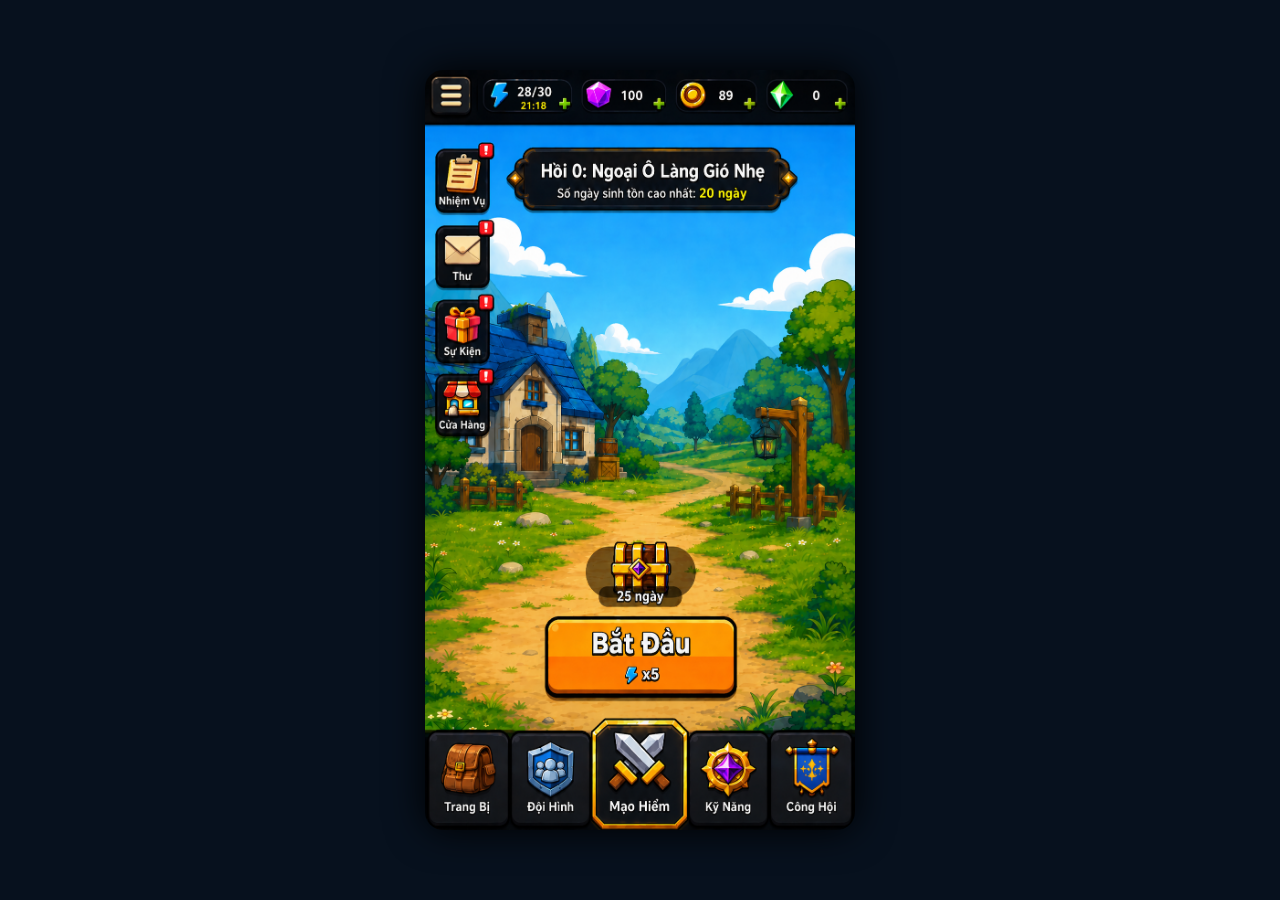
<file: index.html>
<!doctype html>
<html lang="vi">
<head>
  <meta charset="UTF-8">
  <meta name="viewport" content="width=device-width, initial-scale=1.0, maximum-scale=1.0">
  <title>Hero Vanguard - Sáu Hồi Phiêu Lưu</title>
  <link rel="stylesheet" href="style.css">
</head>
<body>
  <main class="game-shell" aria-label="Hero Vanguard">
    <section class="lobby screen-view" id="lobby" aria-label="Sảnh chính">
      <img class="lobby-art" id="lobbyImage" alt="">
      <div class="lobby-hotspots" id="lobbyHotspots"></div>

      <header class="lobby-topbar">
        <button class="lobby-menu" type="button" aria-label="Mở menu"><i></i><i></i><i></i></button>
        <div class="resource-chip energy"><b>ϟ</b><span><strong>28/30</strong><small>21:18</small></span><em>+</em></div>
        <div class="resource-chip crystal"><b>◆</b><strong>100</strong><em>+</em></div>
        <div class="resource-chip gold"><b>●</b><strong>89</strong><em>+</em></div>
        <div class="resource-chip gem"><b>♦</b><strong>0</strong><em>+</em></div>
      </header>

      <aside class="lobby-progress" id="lobbyProgress">
        <small>HÀNH TRÌNH HIỆN TẠI</small>
        <strong id="lobbyAct">Hồi 0</strong>
        <span id="lobbyStatus">Ngày 1 · LV.1 · HP 380/380</span>
      </aside>

      <section class="formation-editor" id="formationEditor" aria-label="Chỉnh sửa đội hình" hidden></section>

      <nav class="lobby-nav" aria-label="Điều hướng sảnh">
        <button type="button" data-route="inventory" aria-label="Trang Bị"><b>▣</b><span>Trang Bị</span></button>
        <button type="button" data-route="formation" aria-label="Đội Hình"><b>♟</b><span>Đội Hình</span></button>
        <button type="button" data-route="adventure" aria-label="Mạo Hiểm"><b>⚔</b><span>Mạo Hiểm</span></button>
        <button type="button" data-route="skills" aria-label="Kỹ Năng"><b>✦</b><span>Kỹ Năng</span></button>
        <button type="button" data-route="guild" aria-label="Công Hội"><b>⚑</b><span>Công Hội</span></button>
      </nav>

      <div class="lobby-toast" id="lobbyToast" role="status" aria-live="polite" hidden></div>
    </section>

    <section class="game screen-view" id="game" hidden>
      <button class="return-lobby" id="returnLobby" type="button" aria-label="Quay về sảnh">‹</button>
      <header class="top-hud">
        <div class="day-track">
          <span>Ngày</span><strong id="dayTop">1</strong>
          <div class="track-line"><i id="dayProgress"></i></div>
          <span class="boss-mark">◆</span>
        </div>
        <div class="act-title" id="actLabel">Hồi 0: Ngoại Ô Làng Gió Nhẹ</div>
      </header>

      <section class="battlefield" aria-label="Chiến trường">
        <div class="enemy-hud" id="enemyHud" hidden>
          <strong>Chuột đồng khổng lồ</strong>
          <div class="health-bar enemy-bar"><i id="enemyHpBar"></i></div>
          <span id="enemyHpText">520 / 520</span>
        </div>

        <div class="party" id="party">
          <div class="fighter tarot" data-member="tarot" data-name="Tarot" hidden>
            <span class="shadow"></span><img src="Assest/characters/Tarot/Tarot.png-transparent.png" alt="Tarot"><span class="effect slash-effect"></span>
          </div>
          <div class="fighter freeran" data-member="freeran" data-name="Frieran" hidden>
            <span class="shadow"></span><img src="Assest/characters/Freeran/freeran-transparent-fixed.png" alt="Frieran"><span class="effect magic-effect"></span>
          </div>
          <div class="fighter elaine" data-member="elaine" data-name="Elaine" hidden>
            <span class="shadow"></span><img src="Assest/characters/Elaine/Elaine-transparent-fixed.png" alt="Elaine"><span class="effect magic-effect"></span>
          </div>
          <div class="fighter mici" data-member="mici" data-name="Mici" data-fighter="mici">
            <span class="shadow"></span><img alt="Mici"><span class="effect slash-effect"></span>
          </div>
        </div>

        <div class="npc elder" id="elder">
          <span class="shadow"></span>
          <div class="elder-sprite">
            <i class="elder-hair"></i><i class="elder-face"></i><i class="elder-body"></i><i class="elder-staff"></i>
          </div>
          <strong>Trưởng làng</strong>
        </div>

        <div class="enemy" id="enemy" hidden>
          <span class="shadow"></span>
          <img id="enemyImage" alt="" hidden>
          <div class="enemy-placeholder" id="enemyPlaceholder" aria-label="Kẻ địch">
            <span class="ear left"></span><span class="ear right"></span>
            <span class="face"><i></i><i></i><b></b></span>
            <span class="body"></span><span class="tail"></span>
          </div>
        </div>

        <section class="dialogue-box" id="dialogueBox" hidden>
          <div class="dialogue-speaker" id="dialogueSpeaker">Trưởng làng</div>
          <p id="dialogueText"></p>
          <div class="dialogue-actions">
            <button class="dialogue-skip" id="dialogueSkip" type="button">Bỏ qua</button>
            <button id="dialogueNext" type="button">Tiếp theo</button>
          </div>
        </section>
      </section>

      <section class="level-up-box" id="levelUpBox" hidden>
        <strong class="level-up-title">Tăng Cấp Tổ Đội</strong>
        <p id="levelUpText">Bắt buộc chọn một trong ba nâng cấp.</p>
        <div class="upgrade-options" id="upgradeOptions"></div>
      </section>

      <section class="level-up-box revive-box" id="reviveBox" hidden>
        <strong class="level-up-title">Tổ Đội Đã Thất Bại</strong>
        <p>Chọn một đánh đổi để hồi sinh với 100% HP và tiếp tục trận đấu.</p>
        <div class="upgrade-options" id="reviveOptions"></div>
      </section>

      <section class="bottom-hud">
        <div class="skill-energy-panel" id="skillEnergyPanel" hidden></div>

        <div class="stats-panel">
          <div class="stat exp-stat"><span class="exp-icon">EXP</span><span class="level-copy"><strong id="partyLevel">LV.1</strong><small id="partyExp">0 / 80</small></span></div>
          <div class="stat hp-stat"><span class="stat-icon">♥</span><span><small>HP</small><strong id="partyHpText">380 / 380</strong></span></div>
          <div class="stat"><span class="stat-icon sword">◆</span><span><small>Công</small><strong id="attackText">107</strong></span></div>
          <div class="stat"><span class="stat-icon shield">◆</span><span><small>Thủ</small><strong id="defenseText">25</strong></span></div>
        </div>

        <div class="buff-panel">
          <span class="buff-icon">◆</span>
          <span class="quest-copy"><small id="questTitle">Nguồn Lương Thực Bị Cắt Đứt</small><strong id="objectiveText">Nhận nhiệm vụ cứu đoàn lương</strong></span>
          <span class="buff-spark">✦</span>
        </div>

        <div class="combat-card">
          <span class="day-tag">Ngày <b id="dayText">1</b></span>
          <p id="combatLog" aria-live="polite">Mici bắt đầu hành trình tại làng Breeze.</p>
        </div>

        <button class="next-day" id="nextDayButton" type="button"><span>Ngày Tiếp Theo</span></button>
      </section>
    </section>
  </main>
  <script src="game.js"></script>
</body>
</html>
</file>
<file: style.css>
:root {
  --screen-w: 430px;
  --screen-h: 760px;
  --ink: #08111c;
  --panel: rgba(13, 18, 25, 0.96);
  --ui-panel: #0a1522;
  --ui-panel-2: #111f2d;
  --ui-edge: #02070d;
  --ui-line: #526777;
  --ui-gold: #ffc43d;
  --ui-gold-dark: #9b5b08;
  --ui-blue: #36c4f2;
  --cream: #fff0c8;
  --green-1: #8cf137;
  --green-2: #35b815;
  --blue: #1889ec;
  --fighter-height: clamp(118px, 18vh, 142px);
}

* {
  box-sizing: border-box;
}

html,
body {
  width: 100%;
  min-height: 100%;
  margin: 0;
}

body {
  display: grid;
  place-items: center;
  min-height: 100vh;
  overflow: hidden;
  color: white;
  background: #07111e;
  font-family: "Arial Rounded MT Bold", "Trebuchet MS", Arial, sans-serif;
}

button {
  font: inherit;
}

.game-shell {
  position: relative;
  width: min(100vw, var(--screen-w));
  height: min(100vh, var(--screen-h));
  min-height: 600px;
  overflow: hidden;
  background: #06101b;
  box-shadow: 0 0 38px #000;
}

.screen-view {
  position: absolute;
  inset: 0;
  width: 100%;
  height: 100%;
  transition: opacity 0.24s ease, transform 0.24s ease;
}

.screen-view[hidden] {
  display: none;
}

.screen-view.is-leaving {
  opacity: 0;
  transform: scale(0.985);
}

.screen-view.is-entering {
  animation: screen-enter 0.28s ease both;
}

.lobby {
  z-index: 100;
  overflow: hidden;
  isolation: isolate;
  background: #112a42;
}

.lobby-art {
  display: block;
  width: 100%;
  height: 100%;
  object-fit: cover;
  user-select: none;
  -webkit-user-drag: none;
  transition: opacity 0.18s ease, transform 0.18s ease;
}

.lobby::before,
.lobby::after {
  content: "";
  position: absolute;
  z-index: 2;
  right: 0;
  left: 0;
  pointer-events: none;
}

.lobby::before {
  top: 0;
  height: 82px;
  border-bottom: 3px solid var(--ui-edge);
  background: linear-gradient(180deg, #101b28, #050b12);
  box-shadow: 0 5px 15px rgba(0, 0, 0, 0.42);
}

.lobby::after {
  bottom: 0;
  height: 98px;
  border-top: 3px solid var(--ui-edge);
  background: linear-gradient(180deg, #111d2a, #05090f);
  box-shadow: 0 -6px 18px rgba(0, 0, 0, 0.46);
}

.lobby-art.is-changing {
  opacity: 0.25;
  transform: scale(1.012);
}

.lobby-hotspots,
.lobby-nav {
  position: absolute;
  z-index: 3;
  inset: 0;
  pointer-events: none;
}

.lobby-topbar {
  position: absolute;
  z-index: 5;
  top: 0;
  right: 0;
  left: 0;
  display: grid;
  grid-template-columns: 48px 1.18fr 1fr 0.9fr 0.78fr;
  gap: 5px;
  height: 82px;
  align-items: center;
  padding: 12px 8px 10px;
}

.lobby-menu,
.resource-chip {
  height: 45px;
  border: 2px solid var(--ui-edge);
  border-radius: 11px;
  background: linear-gradient(180deg, var(--ui-panel-2), var(--ui-panel));
  box-shadow: inset 0 0 0 1px #364a5d, 0 3px 0 rgba(0, 0, 0, 0.55);
}

.lobby-menu {
  display: grid;
  place-content: center;
  gap: 4px;
  padding: 0;
}

.lobby-menu i {
  display: block;
  width: 22px;
  height: 4px;
  border-radius: 4px;
  background: #ffd17a;
  box-shadow: 0 1px #6d420b;
}

.resource-chip {
  display: flex;
  min-width: 0;
  align-items: center;
  justify-content: center;
  gap: 5px;
  padding: 4px 5px;
  color: white;
  text-shadow: 0 2px #000;
}

.resource-chip b {
  color: var(--ui-blue);
  font-size: 23px;
  line-height: 1;
}

.resource-chip.crystal b { color: #df35ff; }
.resource-chip.gold b { color: #ffad15; }
.resource-chip.gem b { color: #37ef72; }

.resource-chip span {
  display: grid;
  line-height: 1.05;
}

.resource-chip strong {
  font-size: 12px;
  white-space: nowrap;
}

.resource-chip small {
  color: #c7ff42;
  font-size: 8px;
}

.resource-chip em {
  color: #a8e917;
  font-size: 20px;
  font-style: normal;
  font-weight: 900;
}

.lobby-hotspot,
.lobby-nav button {
  position: absolute;
  cursor: pointer;
  border: 0;
  color: transparent;
  background: transparent;
  pointer-events: auto;
  -webkit-tap-highlight-color: transparent;
}

.lobby-hotspot:focus-visible,
.lobby-nav button:focus-visible {
  outline: 3px solid #ffe67b;
  outline-offset: -3px;
  border-radius: 12px;
  background: rgba(255, 230, 123, 0.12);
}

.lobby-nav button {
  z-index: 5;
  top: auto;
  bottom: 0;
  display: flex;
  height: 98px;
  flex-direction: column;
  align-items: center;
  justify-content: center;
  gap: 6px;
  width: 20%;
  border-right: 2px solid #02060b;
  border-radius: 0;
  color: #eef7ff;
  background: linear-gradient(180deg, #182635, #080e16);
  text-shadow: 0 2px #000;
  box-shadow: inset 0 1px #405264;
  transition: background 0.16s ease, transform 0.16s ease, color 0.16s ease;
}

.lobby-nav button b {
  display: grid;
  width: 44px;
  height: 44px;
  place-items: center;
  border: 2px solid #02060b;
  border-radius: 12px;
  color: #69ccff;
  background: linear-gradient(#2f4a63, #152333);
  box-shadow: inset 0 0 0 2px #60788d;
  font-size: 25px;
  line-height: 1;
}

.lobby-nav button span {
  font-size: 11px;
  font-weight: 800;
  white-space: nowrap;
}

.lobby-nav button[aria-current="page"] {
  color: #fff4c8;
  background: linear-gradient(180deg, #26384b, #0c1420);
  box-shadow: inset 0 3px var(--ui-gold), inset 0 0 0 2px #805212;
}

.lobby-nav button[aria-current="page"] b {
  border-color: #6a3d05;
  color: #fff2a5;
  background: linear-gradient(#7b4c13, #33210c);
  box-shadow: inset 0 0 0 2px var(--ui-gold);
  transform: translateY(-3px);
}

.lobby-nav button:active {
  transform: translateY(2px);
}

.lobby-nav button:nth-child(1) { left: 0; }
.lobby-nav button:nth-child(2) { left: 20%; }
.lobby-nav button:nth-child(3) { left: 40%; }
.lobby-nav button:nth-child(4) { left: 60%; }
.lobby-nav button:nth-child(5) { left: 80%; }

.lobby-progress {
  position: absolute;
  z-index: 4;
  top: 10.5%;
  left: 50%;
  width: 67%;
  min-height: 70px;
  padding: 11px 16px 9px;
  border: 3px solid var(--ui-edge);
  border-radius: 16px;
  color: #fff7db;
  background: linear-gradient(180deg, #172737, #09131e);
  text-align: center;
  text-shadow: 0 2px 2px #000;
  box-shadow: inset 0 0 0 2px var(--ui-gold-dark), 0 5px 15px rgba(0, 0, 0, 0.45);
  transform: translateX(-50%);
  pointer-events: none;
}

.lobby-progress::before,
.lobby-progress::after {
  content: "◆";
  position: absolute;
  top: 50%;
  color: var(--ui-gold);
  font-size: 16px;
  transform: translateY(-50%);
  text-shadow: 0 0 5px #ff8a00;
}

.lobby-progress::before { left: -10px; }
.lobby-progress::after { right: -10px; }

.lobby-progress small,
.lobby-progress strong,
.lobby-progress span {
  display: block;
}

.lobby-progress small {
  color: #ffd76c;
  font-size: 8px;
  letter-spacing: 1px;
}

.lobby-progress strong {
  margin: 3px 0;
  font-size: 16px;
}

.lobby-progress span {
  font-size: 11px;
}

.lobby[data-route="chapters"] .lobby-progress {
  top: 9.5%;
  width: 66%;
  min-height: 58px;
  padding: 8px 12px;
}

.lobby[data-route="chapters"] .lobby-progress small {
  display: none;
}

.lobby[data-route="chapters"] .lobby-progress strong {
  font-size: 12px;
}

.lobby[data-route="chapters"] .lobby-progress span {
  font-size: 9px;
}

.lobby-toast {
  position: absolute;
  z-index: 8;
  right: 8%;
  bottom: 15%;
  left: 8%;
  padding: 11px 15px;
  border: 2px solid #ffcf62;
  border-radius: 14px;
  color: #fff8df;
  background: rgba(9, 20, 34, 0.94);
  text-align: center;
  font-size: 13px;
  font-weight: 800;
  text-shadow: 0 1px #000;
  box-shadow: 0 5px 18px rgba(0, 0, 0, 0.38);
  animation: toast-in 0.2s ease both;
}

/*
 * PNG UI mode: the supplied artwork is the only visual layer.
 * Interactive controls remain as transparent hit areas.
 */
.lobby.use-ui-image::before,
.lobby.use-ui-image::after {
  display: none;
}

.lobby.use-ui-image .lobby-topbar {
  display: none;
}

.lobby.use-ui-image .lobby-progress {
  display: none;
  background: transparent;
  border: 0;
  box-shadow: none;
}

.lobby.use-ui-image .lobby-nav {
  z-index: 4;
}

.lobby.use-ui-image .lobby-nav button {
  top: 87.5%;
  bottom: 0;
  display: block;
  height: auto;
  padding: 0;
  border: 0;
  border-radius: 0;
  color: transparent;
  background: transparent;
  box-shadow: none;
  text-shadow: none;
  transform: none;
}

.lobby.use-ui-image .lobby-nav button b,
.lobby.use-ui-image .lobby-nav button span {
  display: none;
}

.lobby.use-ui-image .lobby-nav button[aria-current="page"],
.lobby.use-ui-image .lobby-nav button[aria-current="page"]:active,
.lobby.use-ui-image .lobby-nav button:active {
  border: 0;
  color: transparent;
  background: transparent;
  box-shadow: none;
  transform: none;
}

.lobby.use-ui-image .lobby-hotspot,
.lobby.use-ui-image .lobby-hotspot:active {
  border: 0;
  border-radius: 0;
  color: transparent;
  background: transparent;
  box-shadow: none;
}

.lobby.use-ui-image .lobby-toast {
  border: 0;
  color: white;
  background: transparent;
  box-shadow: none;
  text-shadow: 0 2px 3px #000, 0 0 6px #000;
}

.lobby.use-ui-image .lobby-hotspot:focus-visible,
.lobby.use-ui-image .lobby-nav button:focus-visible {
  outline: 2px solid rgba(255, 230, 123, 0.9);
  outline-offset: -3px;
  background: transparent;
}

.formation-editor {
  position: absolute;
  z-index: 7;
  inset: 0;
  pointer-events: none;
}

.formation-editor[hidden] {
  display: none;
}


.formation-edit-button {
  position: absolute;
  z-index: 2;
  top: 77%;
  left: 61%;
  width: 34%;
  height: 6.5%;
  cursor: pointer;
  border: 3px solid #050b12;
  border-radius: 9px;
  color: white;
  background: linear-gradient(#27a8ff, #0871ca);
  box-shadow: inset 0 0 0 2px #71d0ff, 0 3px 0 #031322;
  font-size: 12px;
  font-weight: 900;
  text-shadow: 0 2px #000;
  pointer-events: auto;
}

.formation-modal {
  position: absolute;
  z-index: 10;
  top: 13%;
  right: 2.5%;
  bottom: 12.5%;
  left: 2.5%;
  padding: 44px 12px 12px;
  border: 4px solid #070913;
  border-radius: 16px;
  color: white;
  background: #151124;
  box-shadow: inset 0 0 0 2px #594574, 0 10px 28px rgba(0, 0, 0, 0.75);
  pointer-events: auto;
}

.formation-modal h2 {
  position: absolute;
  top: 12px;
  left: 15px;
  margin: 0;
  color: #fff1bc;
  font-size: 17px;
  text-shadow: 0 2px #000;
}

.formation-close {
  position: absolute;
  top: 8px;
  right: 10px;
  padding: 7px 11px;
  border: 2px solid #071018;
  border-radius: 9px;
  color: white;
  background: #168fdf;
  font-size: 11px;
  font-weight: 900;
}

.formation-position-grid {
  display: grid;
  grid-template-columns: repeat(2, minmax(0, 1fr));
  gap: 9px;
  height: 58%;
}

.formation-position {
  position: relative;
  min-width: 0;
  overflow: hidden;
  border: 2px solid #6a587d;
  border-radius: 12px;
  background: #0b0a13;
  box-shadow: inset 0 0 12px rgba(118, 84, 145, 0.25);
  transition: border-color 0.15s ease, background 0.15s ease;
}

.formation-position > span {
  position: absolute;
  z-index: 2;
  top: 6px;
  right: 6px;
  left: 6px;
  color: #d7c9e4;
  font-size: 10px;
  font-weight: 900;
  text-align: center;
}

.formation-position.drag-over {
  border-color: #ffd85b;
  background: #272038;
}

.formation-member {
  position: relative;
  min-width: 0;
  height: 100%;
  cursor: grab;
  user-select: none;
}

.formation-member img {
  position: absolute;
  bottom: 15%;
  left: 50%;
  width: auto;
  height: 68%;
  max-width: none;
  transform: translateX(-50%);
  filter: drop-shadow(0 7px 5px rgba(0, 0, 0, 0.75));
}

.formation-member strong {
  position: absolute;
  right: 3px;
  bottom: 4px;
  left: 3px;
  font-size: 10px;
  text-align: center;
  text-shadow: 0 2px 3px #000;
}

.formation-roster {
  display: grid;
  grid-template-columns: repeat(4, 1fr);
  gap: 7px;
  height: 27%;
  margin-top: 10px;
  padding: 5px;
  border: 2px solid #443454;
  border-radius: 12px;
  background: #08070d;
}

.formation-roster .formation-member {
  border: 1px solid #4e405c;
  border-radius: 8px;
  background: #12101a;
}

.formation-roster .formation-member.is-assigned {
  opacity: 0.48;
}

.formation-modal > p {
  margin: 7px 2px 0;
  color: #cabed3;
  font-size: 9px;
  text-align: center;
}

.game {
  z-index: 1;
  overflow: hidden;
  isolation: isolate;
  background-color: #65c9f3;
  background-position: center top;
  background-repeat: no-repeat;
  background-size: cover;
}


.return-lobby {
  position: absolute;
  z-index: 80;
  top: 8px;
  left: 6px;
  display: grid;
  width: 45px;
  height: 45px;
  place-items: center;
  cursor: pointer;
  border: 3px solid var(--ui-edge);
  border-radius: 14px;
  color: #fff6d7;
  background: linear-gradient(180deg, #263b4e, #0b1723);
  box-shadow: inset 0 0 0 2px #5d7487, 0 4px 0 rgba(0, 0, 0, 0.5);
  font-size: 34px;
  font-weight: 900;
  line-height: 1;
  text-shadow: 0 2px #061322;
  transition: transform 0.12s ease, filter 0.12s ease;
}

.return-lobby:active {
  transform: translateY(2px);
}

.return-lobby:disabled {
  cursor: wait;
  opacity: 1;
  filter: grayscale(0.28);
}

.game::after {
  content: "";
  position: absolute;
  inset: 0;
  z-index: -1;
  pointer-events: none;
  background: linear-gradient(180deg, transparent 0 58%, rgba(5, 12, 23, 0.92) 74%);
}

.top-hud {
  position: absolute;
  z-index: 20;
  top: 16px;
  right: 22px;
  left: 70px;
  width: auto;
  text-align: center;
  text-shadow: 0 2px 0 #000;
}

.top-hud::before {
  display: none;
}

.day-track,
.act-title,
.stats-panel {
  border: 3px solid var(--ui-edge);
  box-shadow: inset 0 0 0 2px var(--ui-line), 0 4px 0 rgba(0, 0, 0, 0.38);
}

.day-track {
  display: flex;
  align-items: center;
  gap: 9px;
  height: 48px;
  padding: 0 13px;
  border-radius: 15px;
  background: linear-gradient(180deg, #162a3a, #091722);
  font-size: 18px;
}

.day-track strong {
  display: grid;
  width: 30px;
  height: 30px;
  place-items: center;
  border: 2px solid white;
  border-radius: 50%;
  background: #df6725;
}

.track-line {
  flex: 1;
  height: 9px;
  overflow: hidden;
  border: 2px solid #111;
  border-radius: 9px;
  background: #23313c;
}

.track-line i {
  display: block;
  width: 12%;
  height: 100%;
  background: linear-gradient(90deg, #ffd78f, #ff9844);
  transition: width 0.3s ease;
}

.boss-mark {
  color: #e778ff;
  font-size: 22px;
}

.act-title {
  margin-top: 6px;
  min-height: 43px;
  padding: 8px 10px;
  border-radius: 13px;
  background: linear-gradient(180deg, #162a3a, #091722);
  font-size: clamp(15px, 4.2vw, 20px);
}

.battlefield {
  position: absolute;
  z-index: 3;
  inset: 105px 0 284px;
}

.game.story-event .battlefield {
  z-index: 40;
}

.enemy-hud {
  position: absolute;
  z-index: 8;
  top: 42px;
  right: 17px;
  width: 142px;
  padding: 7px 10px 6px;
  border: 2px solid #04070b;
  border-radius: 11px;
  color: #fff3d6;
  background: rgba(15, 19, 25, 0.88);
  text-align: center;
  text-shadow: 0 2px #000;
  box-shadow: inset 0 0 0 1px #6c5a45;
}

.enemy-hud strong,
.enemy-hud span {
  display: block;
  font-size: 12px;
}

.health-bar {
  height: 10px;
  margin: 4px 0 2px;
  overflow: hidden;
  border: 2px solid #090909;
  border-radius: 8px;
  background: #310e16;
}

.health-bar i {
  display: block;
  width: 100%;
  height: 100%;
  background: linear-gradient(#ff6178, #e41642);
  transition: width 0.28s ease;
}

.fighter,
.enemy {
  position: absolute;
  width: calc(var(--fighter-height) * 0.82);
  height: var(--fighter-height);
  transform-origin: 50% 100%;
}

.game.story-event .enemy,
.game.story-event .enemy-hud {
  opacity: 0;
  pointer-events: none;
}

.game.companion-meeting .fighter.mici {
  left: 8%;
  bottom: 24%;
  transform: scale(0.82);
}

.game.companion-meeting .fighter.meeting-character {
  right: 8%;
  bottom: 24%;
  left: auto;
  z-index: 7;
  transform: scale(0.82);
  animation: npc-arrive 0.65s ease-out both, idle-bob 2.6s 0.65s ease-in-out infinite;
}

.game.companion-meeting .fighter.meeting-character.freeran {
  bottom: 24%;
}

.npc {
  position: absolute;
  z-index: 5;
  right: 13%;
  bottom: 24%;
  width: 92px;
  height: 132px;
  text-align: center;
  animation: enemy-idle 2.6s ease-in-out infinite;
}

.npc.npc-reveal {
  animation: npc-arrive 0.65s ease-out both, enemy-idle 2.6s 0.65s ease-in-out infinite;
}

.npc > strong {
  position: absolute;
  top: -13px;
  left: 50%;
  width: max-content;
  padding: 3px 8px;
  border: 2px solid #12100c;
  border-radius: 9px;
  color: #fff3c4;
  background: rgba(44, 30, 20, 0.9);
  font-size: 11px;
  text-shadow: 0 1px #000;
  transform: translateX(-50%);
}

.elder-sprite {
  position: absolute;
  z-index: 2;
  right: 7px;
  bottom: 5px;
  width: 78px;
  height: 112px;
  filter: hue-rotate(var(--npc-hue, 0deg)) drop-shadow(0 2px 1px rgba(0,0,0,.45));
  transition: filter 0.25s ease;
}

.elder-sprite i {
  position: absolute;
  display: block;
}

.elder-body {
  left: 17px;
  bottom: 0;
  width: 50px;
  height: 66px;
  border: 4px solid #432e22;
  border-radius: 42% 42% 15% 15%;
  background: #73513b;
}

.elder-face {
  z-index: 2;
  top: 22px;
  left: 20px;
  width: 45px;
  height: 39px;
  border: 4px solid #432e22;
  border-radius: 48%;
  background: #e7b986;
}

.elder-face::before,
.elder-face::after {
  content: "";
  position: absolute;
  top: 17px;
  width: 5px;
  height: 4px;
  border-radius: 50%;
  background: #30231c;
}

.elder-face::before { left: 10px; }
.elder-face::after { right: 10px; }

.elder-hair {
  z-index: 3;
  top: 6px;
  left: 13px;
  width: 58px;
  height: 43px;
  border: 4px solid #4b443d;
  border-radius: 54% 54% 40% 40%;
  background: #d8d2c4;
}

.elder-staff {
  z-index: 4;
  right: 3px;
  bottom: 0;
  width: 6px;
  height: 83px;
  border-radius: 5px;
  background: #704323;
  rotate: 7deg;
}

.elder-staff::before {
  content: "";
  position: absolute;
  top: -8px;
  left: -5px;
  width: 13px;
  height: 15px;
  border: 5px solid #704323;
  border-bottom: 0;
  border-radius: 50% 50% 0 0;
}

.dialogue-box {
  position: absolute;
  z-index: 50;
  right: 12px;
  bottom: 24px;
  left: 12px;
  min-height: 128px;
  padding: 31px 18px 42px;
  border: 4px solid #080b0e;
  border-radius: 15px;
  color: #17110b;
  background: linear-gradient(135deg, #fff8df, #ffe8b4);
  box-shadow: inset 0 0 0 2px #d89d52, 0 7px 18px rgba(0,0,0,.42);
}

.dialogue-box[hidden] {
  display: none;
}

.dialogue-speaker {
  position: absolute;
  top: -10px;
  left: 13px;
  padding: 6px 16px;
  border: 3px solid #15100d;
  border-radius: 9px;
  color: white;
  background: #6e472f;
  font-weight: 900;
  text-shadow: 0 2px #000;
}

.dialogue-box p {
  margin: 0;
  font-size: 16px;
  font-weight: 800;
  line-height: 1.35;
}

.dialogue-actions {
  position: absolute;
  right: 13px;
  bottom: 9px;
  display: flex;
  gap: 8px;
}

.dialogue-box button {
  padding: 6px 13px;
  border: 2px solid #173a10;
  border-radius: 16px;
  color: white;
  background: #45ba24;
  font-weight: 900;
  cursor: pointer;
}

.dialogue-box .dialogue-skip {
  border-color: #5d3b25;
  background: #8a6345;
}

.level-up-box {
  position: absolute;
  z-index: 80;
  top: auto;
  right: 12px;
  bottom: 118px;
  left: 12px;
  padding: 16px 14px 14px;
  border: 4px solid #080b0e;
  border-radius: 18px;
  color: #fff4d1;
  background:
    linear-gradient(120deg, rgba(36, 91, 131, 0.28), transparent 42%),
    linear-gradient(180deg, #15354d, #071421);
  box-shadow:
    inset 0 0 0 2px #72bee8,
    inset 0 -10px 18px rgba(0, 0, 0, 0.28),
    0 8px 22px rgba(0, 0, 0, 0.62);
  text-align: center;
}

.level-up-box::before {
  content: "";
  position: absolute;
  z-index: -1;
  inset: -100vh -20px;
  background: rgba(2, 9, 16, 0.34);
  pointer-events: none;
}

.level-up-box[hidden] {
  display: none;
}

.revive-box {
  border-color: #21090d;
  background: linear-gradient(180deg, #5d1722, #21080d);
  box-shadow: inset 0 0 0 2px #e86472, 0 8px 22px rgba(0, 0, 0, 0.72);
}

.revive-box .upgrade-option {
  background: linear-gradient(#d54a58, #8c1525);
  box-shadow: inset 0 0 0 2px #ff8a94, 0 3px 0 #31050b;
}

.revive-box .upgrade-options {
  grid-template-columns: repeat(2, 1fr);
}

.level-up-title {
  color: #fff29b;
  font-size: 20px;
  text-shadow: 0 2px #000;
}

.level-up-box p {
  margin: 5px 0 10px;
  font-size: 13px;
}

.upgrade-options {
  display: grid;
  grid-template-columns: repeat(3, 1fr);
  gap: 8px;
}

.upgrade-option {
  min-width: 0;
  min-height: 70px;
  padding: 8px 4px 7px;
  border: 3px solid #071018;
  border-radius: 12px;
  color: white;
  background: linear-gradient(#269cff, #086dcc);
  box-shadow: inset 0 0 0 2px #70c1ff, 0 3px 0 #03101c;
  font-weight: 900;
  font-size: clamp(13px, 3.5vw, 16px);
  text-shadow: 0 2px #000;
  cursor: pointer;
}

.upgrade-option small {
  display: block;
  margin-top: 5px;
  color: #dff3ff;
  font-size: 9px;
  line-height: 1.15;
}

.party.approaching .mici {
  animation: approach-elder 1.25s cubic-bezier(.22,.72,.25,1) both;
}

.fighter {
  z-index: var(--z, 4);
  left: 12%;
  bottom: 24%;
  transform: scale(var(--party-scale, 0.94));
  animation: idle-bob 2.6s cubic-bezier(.45, 0, .55, 1) infinite;
  animation-delay: var(--delay, 0s);
  transition: left 0.25s ease, bottom 0.25s ease, transform 0.25s ease;
}

.fighter img {
  position: absolute;
  z-index: 2;
  left: 50%;
  bottom: 6px;
  display: block;
  width: auto;
  height: 100%;
  max-width: none;
  transform: translateX(-50%);
  filter: drop-shadow(0 2px 1px rgba(0, 0, 0, 0.55));
}

.shadow {
  position: absolute;
  z-index: 1;
  bottom: 1px;
  left: 50%;
  width: 62%;
  height: 10%;
  transform: translateX(-50%);
  border-radius: 50%;
  background: radial-gradient(ellipse, rgba(17, 20, 18, 0.48) 0 38%, rgba(17, 20, 18, 0.24) 62%, transparent 76%);
  filter: blur(1.5px);
}

.tarot {
  --delay: -0.5s;
  --z: 2;
}

.freeran {
  --delay: -1.1s;
  --z: 3;
}

.elaine {
  --delay: -1.6s;
  --z: 4;
}

.mici {
  --z: 6;
}

.game[data-party-size="1"] .fighter {
  --party-scale: 0.94;
  left: 12%;
  bottom: 24%;
}

.game[data-party-size="2"] .fighter { --party-scale: 0.82; }
.game[data-party-size="3"] .fighter { --party-scale: 0.73; }
.game[data-party-size="4"] .fighter { --party-scale: 0.66; }

.fighter.party-position-left {
  left: 3%;
  bottom: 27%;
}

.fighter.party-position-right {
  left: 25%;
  bottom: 27%;
}

.fighter.party-position-top {
  left: 14%;
  bottom: 36%;
}

.fighter.party-position-bottom {
  left: 14%;
  bottom: 17%;
}

.game[data-party-size="2"] .enemy { transform: scale(0.88); }
.game[data-party-size="3"] .enemy { transform: scale(0.84); }
.game[data-party-size="4"] .enemy { transform: scale(0.8); }

.enemy {
  z-index: 5;
  right: 8%;
  bottom: 24%;
  transform: scale(0.92);
  animation: enemy-idle 2.45s cubic-bezier(.45, 0, .55, 1) infinite;
}

.enemy img {
  position: absolute;
  z-index: 2;
  bottom: 3px;
  width: 100%;
  height: 100%;
  object-fit: contain;
  object-position: center bottom;
  filter: drop-shadow(0 3px 2px rgba(12, 16, 18, 0.48));
}

.enemy > .shadow {
  bottom: 0;
  width: 66%;
  height: 9%;
  background: radial-gradient(ellipse, rgba(12, 16, 18, 0.5) 0 36%, rgba(12, 16, 18, 0.24) 62%, transparent 78%);
}

.enemy-placeholder {
  position: absolute;
  z-index: 2;
  right: 1px;
  bottom: 4px;
  width: 100px;
  height: 96px;
  filter: drop-shadow(0 2px 1px #152019);
}

.enemy-placeholder .body,
.enemy-placeholder .face {
  position: absolute;
  border: 4px solid #273527;
  background: #718569;
}

.enemy-placeholder .body {
  right: 6px;
  bottom: 2px;
  width: 72px;
  height: 52px;
  border-radius: 54% 47% 42% 45%;
}

.enemy-placeholder .face {
  left: 0;
  bottom: 22px;
  width: 56px;
  height: 51px;
  border-radius: 44% 48% 48% 42%;
}

.enemy-placeholder .ear {
  position: absolute;
  z-index: -1;
  top: 8px;
  width: 28px;
  height: 34px;
  border: 4px solid #273527;
  background: #718569;
  transform: rotate(20deg);
}

.enemy-placeholder .ear.left {
  left: 1px;
}

.enemy-placeholder .ear.right {
  left: 28px;
  transform: rotate(52deg);
}

.enemy-placeholder .face i {
  position: absolute;
  top: 19px;
  width: 7px;
  height: 8px;
  border-radius: 50%;
  background: #ffdc57;
}

.enemy-placeholder .face i:first-child {
  left: 12px;
}

.enemy-placeholder .face i:nth-child(2) {
  left: 34px;
}

.enemy-placeholder .face b {
  position: absolute;
  left: 22px;
  bottom: 7px;
  width: 11px;
  height: 8px;
  border-radius: 50%;
  background: #263226;
}

.enemy-placeholder .tail {
  position: absolute;
  z-index: -1;
  right: -7px;
  bottom: 33px;
  width: 35px;
  height: 18px;
  border: 4px solid #273527;
  border-left: 0;
  border-radius: 0 100% 0 0;
  background: #718569;
  transform: rotate(-28deg);
}

.effect {
  position: absolute;
  z-index: 12;
  pointer-events: none;
  opacity: 0;
}

.slash-effect {
  top: 34%;
  right: -32%;
  width: 60px;
  height: 50px;
  border-top: 7px solid #fff8b0;
  border-right: 4px solid #ffcf36;
  border-radius: 50%;
  transform: rotate(-28deg);
  filter: drop-shadow(0 0 6px #ff8a24);
}

.magic-effect {
  top: 40%;
  right: -10px;
  width: 22px;
  height: 22px;
  border-radius: 50%;
  background: #7ee8ff;
  box-shadow: 0 0 4px white, 0 0 16px #47aaff;
}

.card-effect {
  top: 28%;
  right: 0;
  display: grid;
  width: 25px;
  height: 34px;
  place-items: center;
  border: 2px solid #fff;
  border-radius: 4px;
  color: white;
  background: #4868c9;
  box-shadow: 0 0 13px #b7d7ff;
}

.heal-effect {
  top: 25%;
  right: 0;
  color: #caff7b;
  font-size: 31px;
  text-shadow: 0 0 8px #4dff58;
}

/* =========================
   BOTTOM HUD - COMPACT DEMO LAYOUT
   ========================= */

.bottom-hud {
  position: absolute;
  z-index: 30;
  right: 8px;
  bottom: 8px;
  left: 8px;
}

.bottom-hud::before {
  content: "";
  position: absolute;
  z-index: -1;
  inset: -9px -8px -60px;
  border-top: 3px solid var(--ui-edge);
  background:
    radial-gradient(circle at 18% 30%, rgba(36, 56, 78, 0.2), transparent 26%),
    linear-gradient(180deg, #152331 0%, #07101a 100%);
  box-shadow: inset 0 2px #46596b, 0 -14px 25px rgba(7, 16, 29, 0.75);
}

.skill-energy-panel {
  display: grid;
  grid-template-columns: repeat(var(--energy-count, 3), minmax(0, 1fr));
  gap: 7px;
  margin: 0 2px 6px;
}

.skill-energy-panel[hidden] {
  display: none;
}

.skill-energy-panel[data-count="1"] { --energy-count: 1; }
.skill-energy-panel[data-count="2"] { --energy-count: 2; }
.skill-energy-panel[data-count="3"] { --energy-count: 3; }

.skill-energy-card {
  display: grid;
  grid-template-columns: 34px minmax(0, 1fr);
  align-items: center;
  gap: 6px;
  min-width: 0;
  min-height: 43px;
  padding: 4px 7px;
  border: 3px solid var(--ui-edge);
  border-radius: 10px;
  color: #fff4d1;
  background: linear-gradient(180deg, #172738, #09141f);
  box-shadow: inset 0 0 0 1px #516b7e, 0 3px 0 rgba(0, 0, 0, 0.45);
  text-align: left;
  text-shadow: 0 2px #000;
}

.skill-energy-card:disabled {
  opacity: 1;
}

.skill-energy-card img {
  width: 30px;
  height: 30px;
  object-fit: contain;
  object-position: center bottom;
  filter: drop-shadow(0 2px 1px rgba(0, 0, 0, 0.65));
}

.skill-energy-copy {
  display: grid;
  min-width: 0;
  gap: 1px;
}

.skill-energy-copy strong {
  overflow: hidden;
  color: #fff5cc;
  font-size: 11px;
  line-height: 1.05;
  text-overflow: ellipsis;
  white-space: nowrap;
}

.skill-energy-copy small {
  color: #dcecff;
  font-size: 8px;
  line-height: 1;
}

.skill-energy-bar {
  display: block;
  height: 7px;
  overflow: hidden;
  border: 2px solid #02060b;
  border-radius: 999px;
  background: #132130;
}

.skill-energy-bar b {
  display: block;
  width: 0;
  height: 100%;
  border-radius: inherit;
  background: linear-gradient(90deg, #7de8ff, #5aa6ff);
  transition: width 0.2s ease;
}

.stats-panel {
  display: grid;
  grid-template-columns: 0.95fr 1.45fr 0.8fr 1fr;
  min-height: 54px;
  overflow: hidden;
  border-radius: 17px;
  background: linear-gradient(180deg, #172533, #09121c);
}

.stat {
  display: flex;
  align-items: center;
  justify-content: center;
  gap: 6px;
  min-width: 0;
  padding: 5px 4px;
  border-right: 1px solid #2f3338;
  text-shadow: 0 2px #000;
}

.stat:last-child {
  border-right: 0;
}

.stat span:last-child {
  display: flex;
  min-width: 0;
  flex-direction: column;
}

.stat small {
  color: #ffe9bc;
  font-size: 10px;
}

.stat strong {
  overflow: hidden;
  font-size: clamp(12px, 3.2vw, 16px);
  white-space: nowrap;
}

.stat-icon {
  color: #ff3862;
  font-size: 25px;
  filter: drop-shadow(0 2px #49000d);
}

.stat-icon.sword {
  color: #d8ebff;
  transform: rotate(45deg);
}

.stat-icon.shield {
  color: #5aa6ff;
}

.exp-stat {
  gap: 5px;
  color: #7df45b;
}

.level-copy {
  display: flex;
  min-width: 0;
  flex-direction: column;
}

.level-copy small {
  color: #ffe9bc;
  font-size: 9px;
  white-space: nowrap;
}

.exp-icon {
  display: grid;
  width: 32px;
  height: 32px;
  place-items: center;
  border: 3px solid #b5f028;
  border-radius: 10px 10px 14px 14px;
  color: white;
  background: #071510;
  font-size: 10px;
  font-weight: 900;
  transform: rotate(2deg);
  box-shadow: inset 0 0 0 2px #287e20;
}

.buff-panel {
  position: relative;
  display: flex;
  align-items: center;
  min-height: 40px;
  margin: 5px 2px;
  padding: 6px 15px;
  overflow: hidden;
  border: 4px solid #070b10;
  border-radius: 11px;
  background:
    linear-gradient(100deg, transparent 45%, rgba(255,255,255,0.08) 46% 48%, transparent 49%),
    linear-gradient(#269cff, #076ac9);
  box-shadow: inset 0 0 0 2px #5ab5ff, 0 3px 0 rgba(0, 0, 0, 0.35);
  text-shadow: 0 2px #000;
}

.buff-icon {
  margin-right: 10px;
  color: #dbefff;
  font-size: 23px;
  transform: rotate(45deg);
  filter: drop-shadow(0 2px #74420b);
}

.buff-panel b {
  color: #fff229;
}

.quest-copy {
  display: flex;
  min-width: 0;
  flex: 1;
  flex-direction: column;
}

.quest-copy small {
  overflow: hidden;
  color: #d9efff;
  font-size: 8px;
  line-height: 1.1;
  text-overflow: ellipsis;
  white-space: nowrap;
}

.quest-copy strong {
  overflow: hidden;
  font-size: 13px;
  line-height: 1.15;
  text-overflow: ellipsis;
  white-space: nowrap;
}

.buff-spark {
  display: none;
}

.combat-card {
  position: relative;
  min-height: 80px;
  margin: 5px 2px 7px;
  padding: 25px 17px 8px;
  border: 4px solid #090b0e;
  border-radius: 13px;
  color: #16120d;
  background: linear-gradient(135deg, #fff7dc, var(--cream));
  box-shadow: inset 0 0 0 2px #d8a35c, 0 4px 0 rgba(0, 0, 0, 0.35);
}

.combat-card::after {
  content: "〰";
  position: absolute;
  right: 15px;
  bottom: 3px;
  color: rgba(205, 148, 54, 0.25);
  font-size: 45px;
}

.combat-card p {
  position: relative;
  z-index: 1;
  margin: 0;
  font-size: clamp(14px, 3.8vw, 17px);
  font-weight: 800;
}

.day-tag {
  position: absolute;
  top: -5px;
  left: -4px;
  padding: 5px 17px;
  border: 3px solid #15100d;
  border-radius: 9px 9px 9px 0;
  color: white;
  background: #70472e;
  text-shadow: 0 2px #000;
}

.next-day {
  display: block;
  width: 58%;
  min-height: 54px;
  margin: 6px auto 0;
  padding: 7px 14px 9px;
  cursor: pointer;
  border: 5px solid #080b0d;
  border-radius: 35px;
  color: white;
  background: linear-gradient(var(--green-1), var(--green-2));
  box-shadow: inset 0 0 0 3px #a8ff5e, 0 6px 0 #0c3214;
  font-size: clamp(19px, 5.2vw, 25px);
  font-weight: 900;
  letter-spacing: -1px;
  text-shadow: 0 3px 0 #071b08, 2px 0 0 #071b08, -2px 0 0 #071b08;
  transition: transform 0.12s ease, filter 0.12s ease;
}

.next-day:active {
  transform: translateY(4px);
  box-shadow: inset 0 0 0 3px #a8ff5e, 0 2px 0 #0c3214;
}

.next-day:disabled {
  cursor: wait;
  filter: grayscale(0.45);
}

.party.walking .fighter {
  animation: walk-forward 0.52s cubic-bezier(.35, 0, .25, 1) 2;
}

.party.entering .fighter {
  animation: walk-in 0.75s cubic-bezier(.2,.75,.32,1) both;
  animation-delay: calc(var(--order, 0) * 80ms);
}

.party.victory .fighter {
  animation: victory-run 0.78s ease-in both;
  animation-delay: calc(var(--order, 0) * 55ms);
}

.tarot { --order: 0; }
.freeran { --order: 1; }
.elaine { --order: 2; }
.mici { --order: 3; }

.fighter.attacking {
  animation: attack-lunge 0.58s cubic-bezier(.22, .7, .25, 1);
}

.fighter.skill .effect {
  animation: effect-pop 0.58s ease-out;
}

.fighter.freeran.skill .magic-effect {
  animation: magic-shot 0.62s ease-in;
}

.enemy.hit {
  animation: hit-shake 0.46s cubic-bezier(.36, .07, .19, .97);
}

.enemy.attacking {
  animation: enemy-attack 0.72s cubic-bezier(.22, .7, .25, 1);
}

.fighter.hit {
  animation: hero-hit 0.36s cubic-bezier(.36, .07, .19, .97);
}

.enemy.defeated {
  animation: defeated 0.65s ease forwards;
}

.enemy.entering {
  animation: enemy-walk-in 0.75s cubic-bezier(.2,.75,.32,1) both;
}

@keyframes idle-bob {
  0%, 100% { translate: 0 0; }
  45% { translate: 0 -3px; }
  55% { translate: 0 -3px; }
}

@keyframes enemy-idle {
  0%, 100% { scale: 1 1; }
  50% { scale: 1.012 0.988; }
}

@keyframes walk-forward {
  0%, 100% { translate: 0 0; rotate: 0deg; }
  35% { translate: 15px -2px; rotate: 1.5deg; }
  70% { translate: 8px 0; rotate: -1.5deg; }
}

@keyframes walk-in {
  0% { translate: -105px 0; opacity: 0; }
  55% { opacity: 1; }
  72% { translate: 5px -3px; }
  100% { translate: 0 0; opacity: 1; }
}

@keyframes enemy-walk-in {
  0% { translate: 100px 0; opacity: 0; }
  70% { translate: -5px -2px; opacity: 1; }
  100% { translate: 0 0; opacity: 1; }
}

@keyframes enemy-attack {
  0%, 100% { translate: 0 0; }
  45% { translate: -42px -4px; scale: 1.08; }
  70% { translate: -25px 0; scale: 1.02; }
}

@keyframes npc-arrive {
  from { translate: 80px 0; opacity: 0; }
  to { translate: 0 0; opacity: 1; }
}

@keyframes victory-run {
  0% { translate: 0 0; opacity: 1; }
  35% { translate: 22px -4px; rotate: 3deg; }
  100% { translate: 118px 0; opacity: 0; }
}

@keyframes attack-lunge {
  0%, 100% { translate: 0 0; }
  42% { translate: 48px -2px; scale: 1.035; }
  62% { translate: 43px 0; scale: 1.02; }
}

@keyframes approach-elder {
  0% { translate: -75px 0; opacity: 0; }
  35% { opacity: 1; }
  75% { translate: 42px -2px; }
  100% { translate: 36px 0; opacity: 1; }
}

@keyframes hit-shake {
  0%, 100% { translate: 0 0; filter: none; }
  20% { translate: 8px 0; filter: brightness(2); }
  40% { translate: -8px 0; }
  60% { translate: 6px 0; }
  80% { translate: -4px 0; }
}

@keyframes hero-hit {
  0%, 100% { translate: 0 0; filter: none; }
  25% { translate: -7px 0; filter: brightness(1.7) saturate(.7); }
  50% { translate: 5px 0; }
  75% { translate: -3px 0; }
}

@keyframes effect-pop {
  0% { opacity: 0; scale: 0.4; rotate: -20deg; }
  35% { opacity: 1; scale: 1.2; }
  100% { opacity: 0; scale: 1.6; translate: 18px -8px; }
}

@keyframes magic-shot {
  0% { opacity: 0; translate: 0 0; scale: 0.4; }
  30% { opacity: 1; scale: 1.15; }
  100% { opacity: 0; translate: 180px -8px; scale: 0.8; }
}

@keyframes defeated {
  to { opacity: 0; translate: 24px 18px; rotate: 16deg; }
}

@keyframes screen-enter {
  from { opacity: 0; transform: scale(1.015); }
  to { opacity: 1; transform: scale(1); }
}

@keyframes toast-in {
  from { opacity: 0; translate: 0 8px; }
  to { opacity: 1; translate: 0 0; }
}

@media (max-height: 680px) {
  :root {
    --fighter-height: 112px;
  }

  .battlefield {
    bottom: 255px;
  }

  .stats-panel {
    min-height: 54px;
  }

  .combat-card {
    min-height: 61px;
    margin: 5px 2px;
  }

  .next-day {
    min-height: 46px;
  }

  .level-up-box {
    top: auto;
    bottom: 91px;
    padding-top: 12px;
  }

  .upgrade-option {
    min-height: 60px;
  }
}

@media (min-width: 431px) {
  .game-shell {
    border-radius: 18px;
    overflow: hidden;
  }
}

@media (prefers-reduced-motion: reduce) {
  *,
  *::before,
  *::after {
    animation-duration: 0.01ms !important;
    animation-iteration-count: 1 !important;
  }
}
</file>
